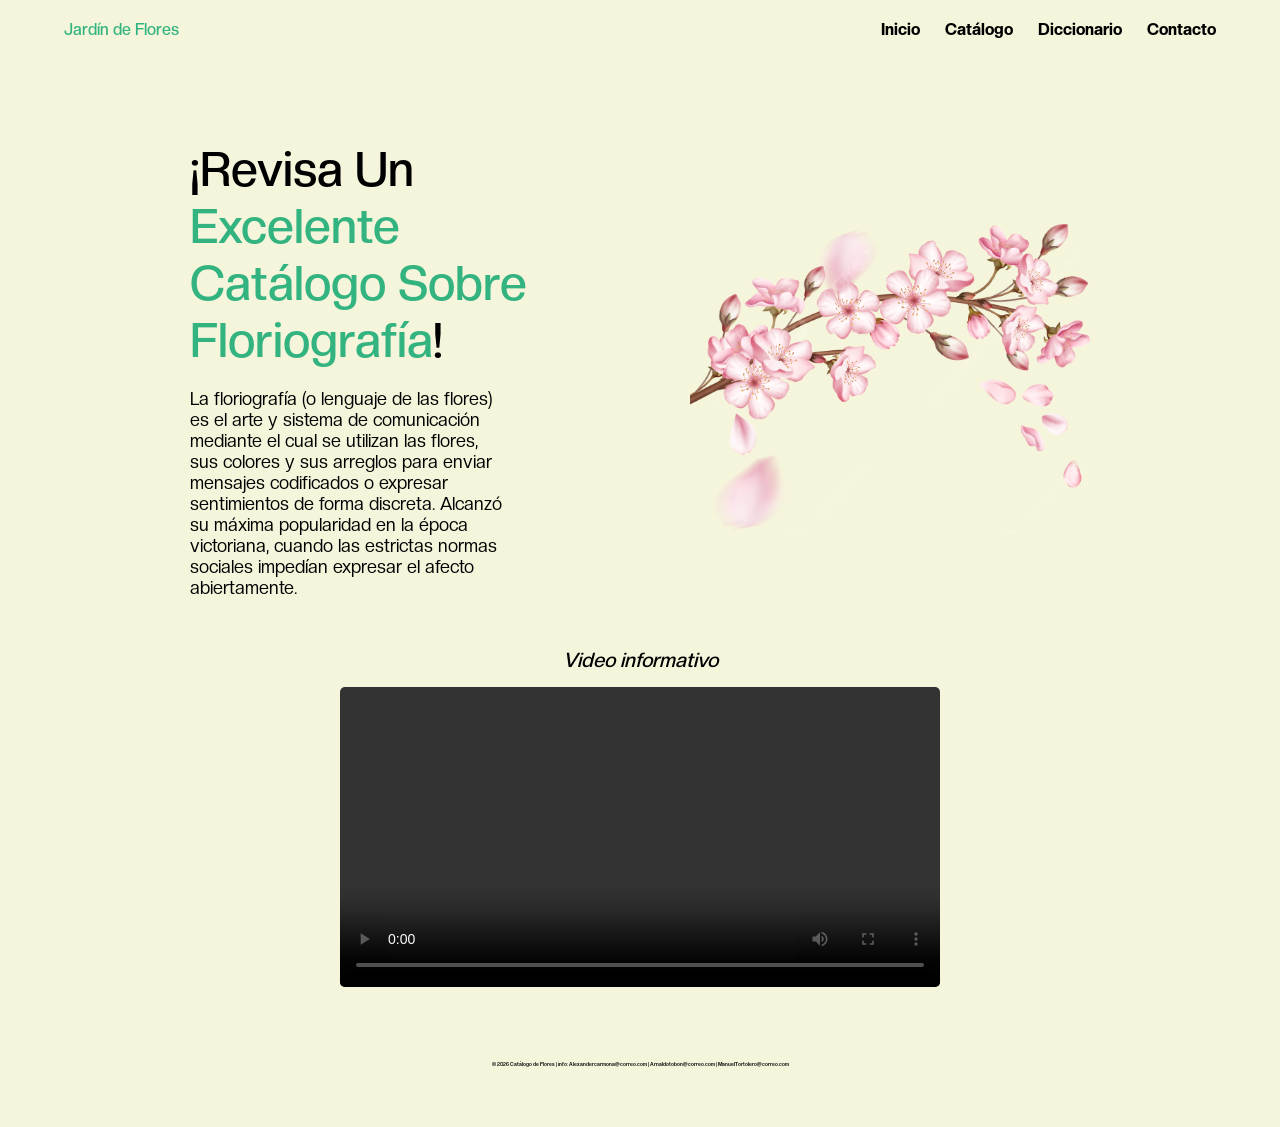
<file: index.html>
<!DOCTYPE html>
<html lang="es">
<head>
    <meta charset="UTF-8">
    <meta name="viewport" content="width=device-width, initial-scale=1.0">
    <title>Jardín de Flores</title>
    <link rel="icon" type="image/png" href="img-video/flor-logo.png">
    <link rel="stylesheet" href="css/estilos.css"> 
</head>
<body>
    <header>
        <div class="logo">
           <h2>Jardín de Flores</h2> 
        </div>
        <nav class="nav">
           <ul id="nav-items">
            <li><a href="./index.html" class="active">Inicio</a></li>
            <li><a href="./catalogo.html">Catálogo</a></li>
            <li><a href="./diccionario.html">Diccionario</a></li>
            <li><a href="./contacto.html">Contacto</a></li>   
           </ul> 
        </nav>
    </header>

    <div class="hero-section">
        <div class="hero-main">
            <div class="hero-content">
                <h1>¡Revisa un <span>excelente catálogo sobre floriografía</span>!</h1>
                <p>La floriografía (o lenguaje de las flores) es el arte y sistema de comunicación mediante el cual se utilizan las flores, sus colores y sus arreglos para enviar mensajes codificados o expresar sentimientos de forma discreta. Alcanzó su máxima popularidad en la época victoriana, cuando las estrictas normas sociales impedían expresar el afecto abiertamente.</p>
            </div>
            
            <div class="hero-img">
                <img src='./img-video/cerezos.png' alt="un cerezo japonés">
            </div>
        </div>
            
        <div class="hero-video">
            <h2><i>Video informativo</i></h2> 
            <video controls>
                <source src="./img-video/florio.mp4" type="video/mp4">
                Tu navegador no soporta el vídeo.
            </video>
        </div>
     </div>
     <div class="footy">
        <footer><p>© 2026 Catálogo de Flores | info:  Alexandercarmona@correo.com | Arnaldotobon@correo.com | ManuelTortolero@correo.com</p></footer>
    </div>
</body>
</html>
</file>
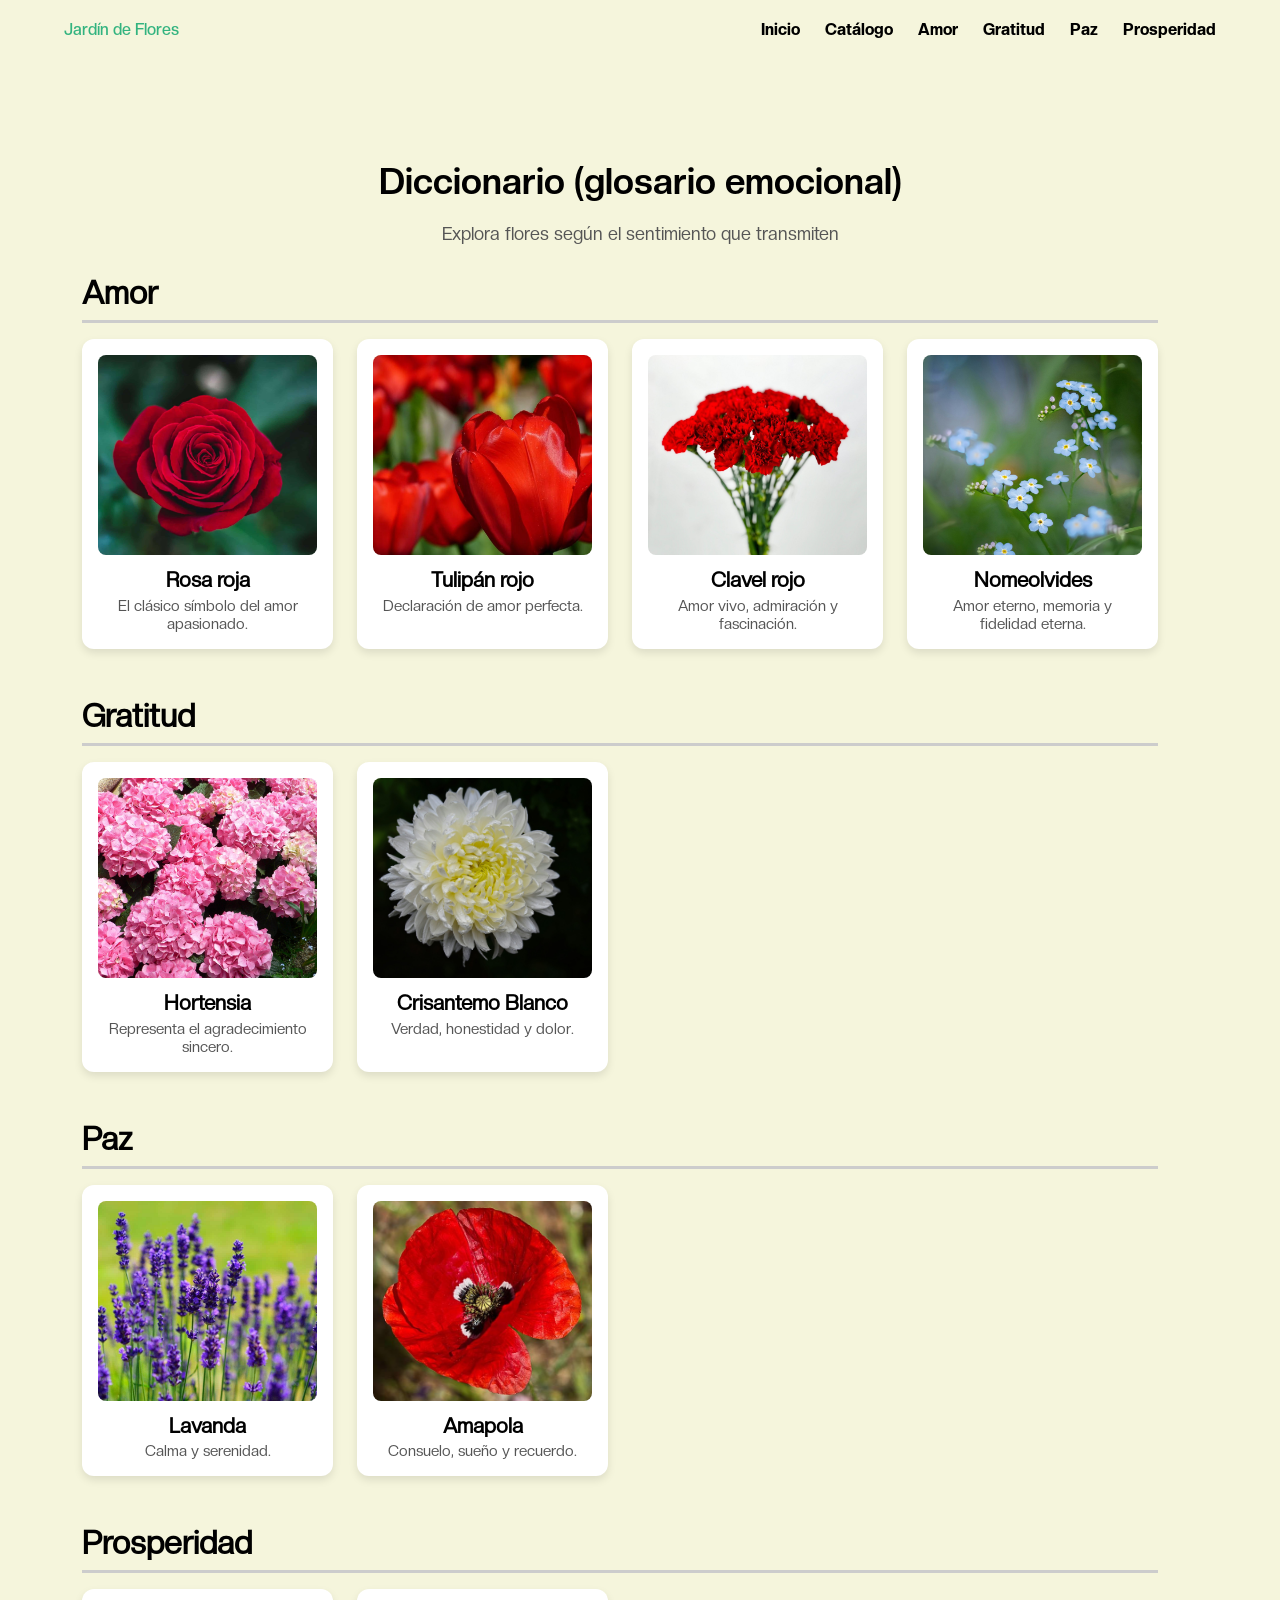
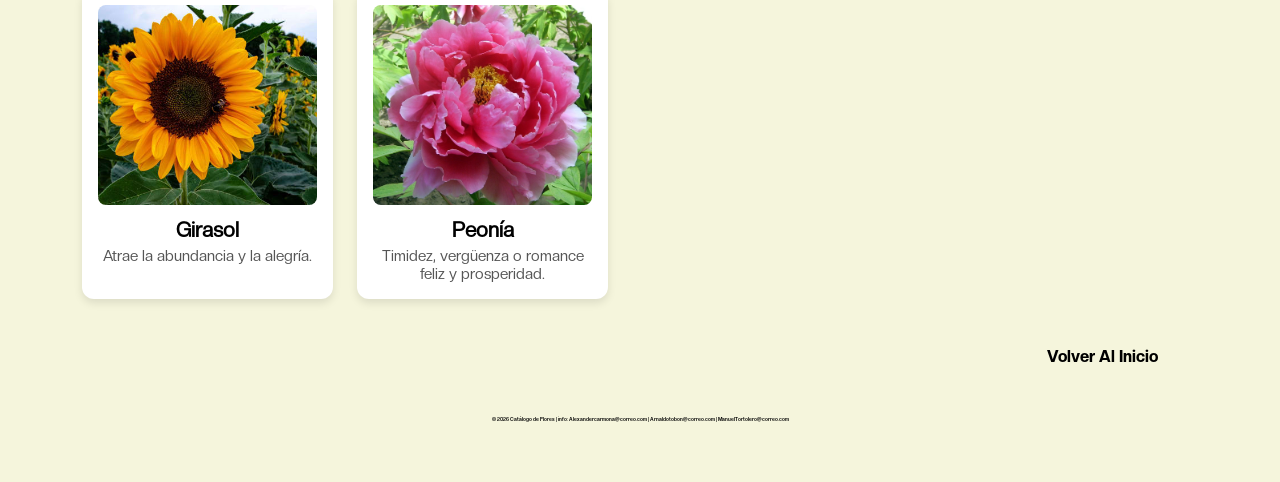
<file: diccionario.html>
<!DOCTYPE html>
<html lang="es">
<head>
  <meta charset="UTF-8">
  <meta name="viewport" content="width=device-width, initial-scale=1.0">
  <title>Glosario Emocional - Diccionario de Flores</title>
  <link rel="icon" type="image/png" href="img-video/flor-logo.png">
  <link rel="stylesheet" href="css/estilos.css">
</head>
<body>
  <header>
  <div class="logo">
     <h2>Jardín de Flores</h2> 
  </div>
  
  <nav class="nav">
    <ul id="nav-items">
      <li><a href="./index.html">Inicio</a></li>
      <li><a href="./catalogo.html">Catálogo</a></li>
      <li><a href="#amor">Amor</a></li>
      <li><a href="#gratitud">Gratitud</a></li>
      <li><a href="#paz">Paz</a></li>
      <li><a href="#prosperidad">Prosperidad</a></li>
    </ul> 
  </nav>
</header>

<div class="diccionario-section">
  <h1>Diccionario (glosario emocional)</h1>
  <p>Explora flores según el sentimiento que transmiten</p>
</div>

  <main class="glosario">
      
    <section class="emocion" id="amor">
      <h2>Amor</h2>
      <div class="flores-grid">
        <article class="flor-card">
          <img src="img-video/rosa.jpg" alt="Rosas rojas">
          <h3>Rosa roja</h3>
          <p>El clásico símbolo del amor apasionado.</p>
        </article>
        <article class="flor-card">
          <img src="img-video/tulipanrojo.jpg" alt="Tulipán rojo">
          <h3>Tulipán rojo</h3>
          <p>Declaración de amor perfecta.</p>
        </article>
        <article class="flor-card">
          <img src="img-video/clavelrojo.jpeg" alt="Clavel rojo">
          <h3>Clavel rojo</h3>
          <p>Amor vivo, admiración y fascinación.</p>
        </article>
        <article class="flor-card">
          <img src="img-video/nomeolvides.jpg" alt="Nomeolvides">
          <h3>Nomeolvides</h3>
          <p>Amor eterno, memoria y fidelidad eterna.</p>
        </article>
      </div>
    </section>

    <section class="emocion" id="gratitud">
      <h2>Gratitud</h2>
      <div class="flores-grid">
        <article class="flor-card">
          <img src="img-video/hortensia.jpg" alt="Hortensia">
          <h3>Hortensia</h3>
          <p>Representa el agradecimiento sincero.</p>
        </article>
        <article class="flor-card">
          <img src="img-video/crisantemoblanco.jpeg" alt="Crisantemo Blanco">
          <h3>Crisantemo Blanco</h3>
          <p>Verdad, honestidad y dolor.</p>
        </article>
        
      </div>
    </section>

    <section class="emocion" id="paz">
      <h2>Paz</h2>
      <div class="flores-grid">
        <article class="flor-card">
          <img src="img-video/lavanda.jpg" alt="Lavanda">
          <h3>Lavanda</h3>
          <p>Calma y serenidad.</p>
        </article>
        <article class="flor-card">
          <img src="img-video/amapola.jpg" alt="Amapola">
          <h3>Amapola</h3>
          <p>Consuelo, sueño y recuerdo.</p>
        </article>
        
      </div>
    </section>

    <section class="emocion" id="prosperidad">
      <h2>Prosperidad</h2>
      <div class="flores-grid">
        <article class="flor-card">
          <img src="img-video/girasol.jpg" alt="Girasol">
          <h3>Girasol</h3>
          <p>Atrae la abundancia y la alegría.</p>
        </article>
        <article class="flor-card">
          <img src="img-video/peonia.jpg" alt="Peonía">
          <h3>Peonía</h3>
          <p>Timidez, vergüenza o romance feliz y prosperidad.</p>
        </article>
      </div>
    </section>
    
    <nav class="nav">
           <ul id="nav-items">
            <li><a href="#">Volver al inicio</a></li>
           </ul> 
        </nav>
  </main>

    <div class="footy">
        <footer><p>© 2026 Catálogo de Flores | info:  Alexandercarmona@correo.com | Arnaldotobon@correo.com | ManuelTortolero@correo.com</p></footer>
    </div>
</body>
</html>
</file>
<file: css/estilos.css>
@font-face {
  font-family: 'CreatoDisplay-Medium';
  src: url('../fonts/CreatoDisplay-Medium.otf') format('opentype'); 
}
@font-face {
  font-family: 'CreatoDisplay-Bold';
  src: url('../fonts/CreatoDisplay-Bold.otf') format('opentype');
}
@font-face {
  font-family: 'CreatoDisplay-ExtraBold';
  src: url('../fonts/CreatoDisplay-ExtraBold.otf') format('opentype');
}
@font-face {
  font-family: 'CreatoDisplay-Regular';
  src: url('../fonts/CreatoDisplay-Regular.otf') format('opentype');
}

* {
  margin: 0;
  padding: 0;
  box-sizing: border-box;
}

body {
  padding: 20px;
  background: beige;
  font-family: 'CreatoDisplay-Regular', sans-serif;
}

header {
  width: 100%;
  position: fixed;
  top: 0;
  left: 0;
  display: flex;
  align-items: center;
  justify-content: space-between; /* Esto empuja el logo a la izquierda y el nav a la derecha */
  padding: 20px 5%;
  z-index: 10; 
  background-color: rgba(245, 245, 220, 0.9);
}

.nav {
  display: flex;
  justify-content: flex-end;
}


.logo h2 {
  font-family: 'CreatoDisplay-Medium';
  font-weight: 400;
  font-size: 16px;
  color: #32b37f;
  white-space: nowrap;
}

#nav-items {
  display: flex;
  align-items: center;
  gap: 25px;
  padding-left: 0;
}

#nav-items li {
  font-family: 'CreatoDisplay-ExtraBold';
  font-weight: 600;
  font-size: 16px;
  list-style: none;
  text-transform: capitalize;
  cursor: pointer;
}

#nav-items li a {
  color: black;
  text-decoration: none;
  transition: color 0.3s ease;
}

#nav-items li a:hover, .active {
  color: #ef5e41;
}

/* --- INDEX / HERO SECTION --- */
.hero-section {
  width: 100%;
  min-height: 100vh;           
  background-repeat: no-repeat;
  background-size: cover;
  padding: 120px 50px 50px 50px; 
  display: flex;
  flex-direction: column;      
  align-items: center;         
  justify-content: center;
  gap: 30px;                   
}

.hero-main {
  width: 100%;
  max-width: 1000px;
  display: flex;
  flex-direction: row;
  align-items: center;
  justify-content: space-around;
}

.hero-content h1 { 
  font-family: 'CreatoDisplay-Medium';
  font-weight: 400;
  font-size: 48px; 
  width: 400px;
  text-transform: capitalize;
}

span {
  color: #32b37f;
}

.hero-content p {
  font-family: 'CreatoDisplay-Regular';
  font-weight: 400;
  font-size: 18px;
  width: 320px;
  padding: 20px 0px;
}

.hero-img img {
  width: 100;
  max-width: 400px;
  height: auto;
  display: block;
}

.hero-video {
  width: 100%;
  max-width: 600px;
  text-align: center;
}

.hero-video h2 {
  font-family: 'CreatoDisplay-Medium';
  font-size: 20px;
  font-weight: 400;
  margin-bottom: 15px;
  color: #000;
}

.hero-video video {
  width: 100%;
  height: auto;
  border-radius: 5px;
}

/* --- catálago --- */
.catalogo-section {
  padding-top: 140px;
  display: flex;
  flex-direction: column;
  align-items: center;
}

.catalogo-section h1 {
    font-family: 'CreatoDisplay-Bold';
    text-align: center;
    color: #000000;
    font-size: 36px;
    margin-bottom: 20px;
}

#contenedor-flores {
    display: flex;
    flex-wrap: wrap;
    gap: 25px;
    justify-content: center;
    width: 100%;
    max-width: 1200px;
    margin: 0 auto;
    padding: 20px;
}

.tarjeta-flores {
    background-color: white;
    border: 1px solid #cbd5e1;
    border-radius: 12px;
    width: 280px;
    padding: 20px;
    text-align: center;
    box-shadow: 0 4px 6px rgba(0,0,0,0.05);
    transition: transform 0.3s ease, box-shadow 0.3s ease;
    animation: entradaSuave 0.6s ease-out;
}

.tarjeta-flores:hover {
    transform: translateY(-5px);
    box-shadow: 0 10px 15px rgba(0,0,0,0.1);
}

.tarjeta-flores img {
    width: 140px;
    height: 140px;
    border-radius: 30%;
    object-fit: cover;
    border: 3px solid #32b37f;
    margin-bottom: 15px;
}

.tarjeta-flores h3 {
    font-family: 'CreatoDisplay-Bold';
    font-size: 20px;
    color: #333;
    margin-bottom: 5px;
}

.categoria {
    color: #32b37f;
    font-weight: bold;
    text-transform: uppercase;
    font-size: 0.8rem;
    margin-bottom: 10px;
}

.descripcion {
    font-size: 0.95rem;
    color: #666;
    line-height: 1.4;
    margin-bottom: 10px;
}

.significado {
    font-size: 0.9rem;
    color: #111;
    background: #f0fdf4;
    padding: 8px;
    border-radius: 6px;
    border-left: 3px solid #ef5e41;
}

/* --- animacion --- */
@keyframes entradaSuave {
    from {
        opacity: 0; 
        transform: translateY(20px);
    }
    to {
        opacity: 1; 
        transform: translateY(0);
    }
}

/* --- media para arreglar el tamaño en PC y celular--- */
@media (max-width: 768px) {
  header {
    padding: 15px 20px;
    flex-direction: column;
    gap: 12px;
    position: relative;
    background: beige;
  }

  #nav-items {
    gap: 15px;
    justify-content: center;
    width: 100%;
    flex-wrap: wrap;
  }

  #nav-items li {
    font-size: 15px;
  }
    
   .hero-main {
    flex-direction: column;
    gap: 20px;
    text-align: center;
  }

  .hero-content h1, .hero-content p {
    width: 100%; /* Evita que el ancho fijo de PC rompa el diseño en móvil */
    max-width: 100%;
  }
   .hero-img img {
  width: 100%;
  max-width: 400px;
  height: auto;
  display: block;
  }
  
  .diccionario-section {
    padding-top: 160px;
  }

  .diccionario-section h1 {
    font-size: 28px;
  }
}

/* --- VENTANA MODAL--- */
.modal-overlay {
    position: fixed;
    top: 0;
    left: 0;
    width: 100%;
    height: 100vh;
    background-color: rgba(0, 0, 0, 0.4);
    backdrop-filter: blur(8px);
    -webkit-backdrop-filter: blur(8px);
    display: flex;
    align-items: center;
    justify-content: center;
    z-index: 100;
    opacity: 0;
    pointer-events: none;
    transition: opacity 0.4s ease;
}

.modal-overlay.show {
    opacity: 1;
    pointer-events: auto;
}

.modal-content {
    background: rgba(255, 255, 255, 0.85);
    border: 1px solid rgba(255, 255, 255, 0.4);
    box-shadow: 0 8px 32px 0 rgba(0, 0, 0, 0.2);
    border-radius: 16px;
    padding: 30px;
    width: 90%;
    max-width: 500px;
    text-align: center;
    position: relative;
    transform: scale(0.7);
    transition: transform 0.4s cubic-bezier(0.34, 1.56, 0.64, 1);
}

.modal-overlay.show .modal-content {
    transform: scale(1);
}

.modal-cerrar {
    position: absolute;
    top: 15px;
    right: 20px;
    font-size: 30px;
    font-weight: bold;
    color: #666;
    cursor: pointer;
    transition: color 0.2s;
}

.modal-cerrar:hover {
    color: #ef5e41;
}

#modal-img {
    width: 160px;
    height: 160px;
    border-radius: 50%;
    object-fit: cover;
    border: 4px solid #32b37f;
    margin-bottom: 15px;
}

.modal-significado-caja {
    background: #fdf2f0;
    border-left: 4px solid #ef5e41;
    padding: 15px;
    border-radius: 8px;
    margin-top: 15px;
    text-align: left;
}

.modal-significado-caja h4 {
    font-family: 'CreatoDisplay-Bold', sans-serif;
    color: #ef5e41;
    margin-bottom: 5px;
}

.tarjeta-flores {
    cursor: pointer;
}
/* glosario */

.glosario {
  max-width: 1200px;
  margin-bottom: 20px;
  padding: 10px 5%;
}

.diccionario-section {
    padding-top: 140px;
    display: flex;
    flex-direction: column;
    align-items: center;
    text-align: center;
    width: 100%;
}

.diccionario-section h1 {
    font-family: 'CreatoDisplay-Bold';
    text-align: center;
    color: #000000;
    font-size: 36px;
    margin-bottom: 20px;
    padding: 0 20px;
}

.diccionario-section p {
  font-size: 18px;
  color: #555;
  margin-bottom: 20px;
}

.emocion {
  margin-bottom: 3rem;
}

.emocion h2 {
  font-size: 2rem;
  margin-bottom: 1rem;
  border-bottom: 3px solid #ccc;
  padding-bottom: 0.5rem;
}

.flores-grid {
  display: grid;
  grid-template-columns: repeat(auto-fill, minmax(250px, 1fr));
  gap: 1.5rem;
}

.flor-card {
  background: white;
  border-radius: 12px;
  box-shadow: 0 4px 8px rgba(0,0,0,0.1);
  padding: 1rem;
  text-align: center;
  transition: transform 0.3s;
}

.flor-card:hover {
  transform: translateY(-5px);
}

.flor-card img {
  width: 100%;
  height: 200px;
  object-fit: cover;
  border-radius: 8px;
  margin-bottom: 0.5rem;
}

.flor-card h3 {
  font-size: 1.3rem;
  margin-bottom: 0.3rem;
}

.flor-card p {
  color: #555;
  font-size: 0.95rem;
}

.footy {
    font-family: 'CreatoDisplay-Bold';
    color: #000000;
    font-size: 5px;
    text-align: center;
    margin-bottom: 20px;
    padding: 20px;
}
</file>
